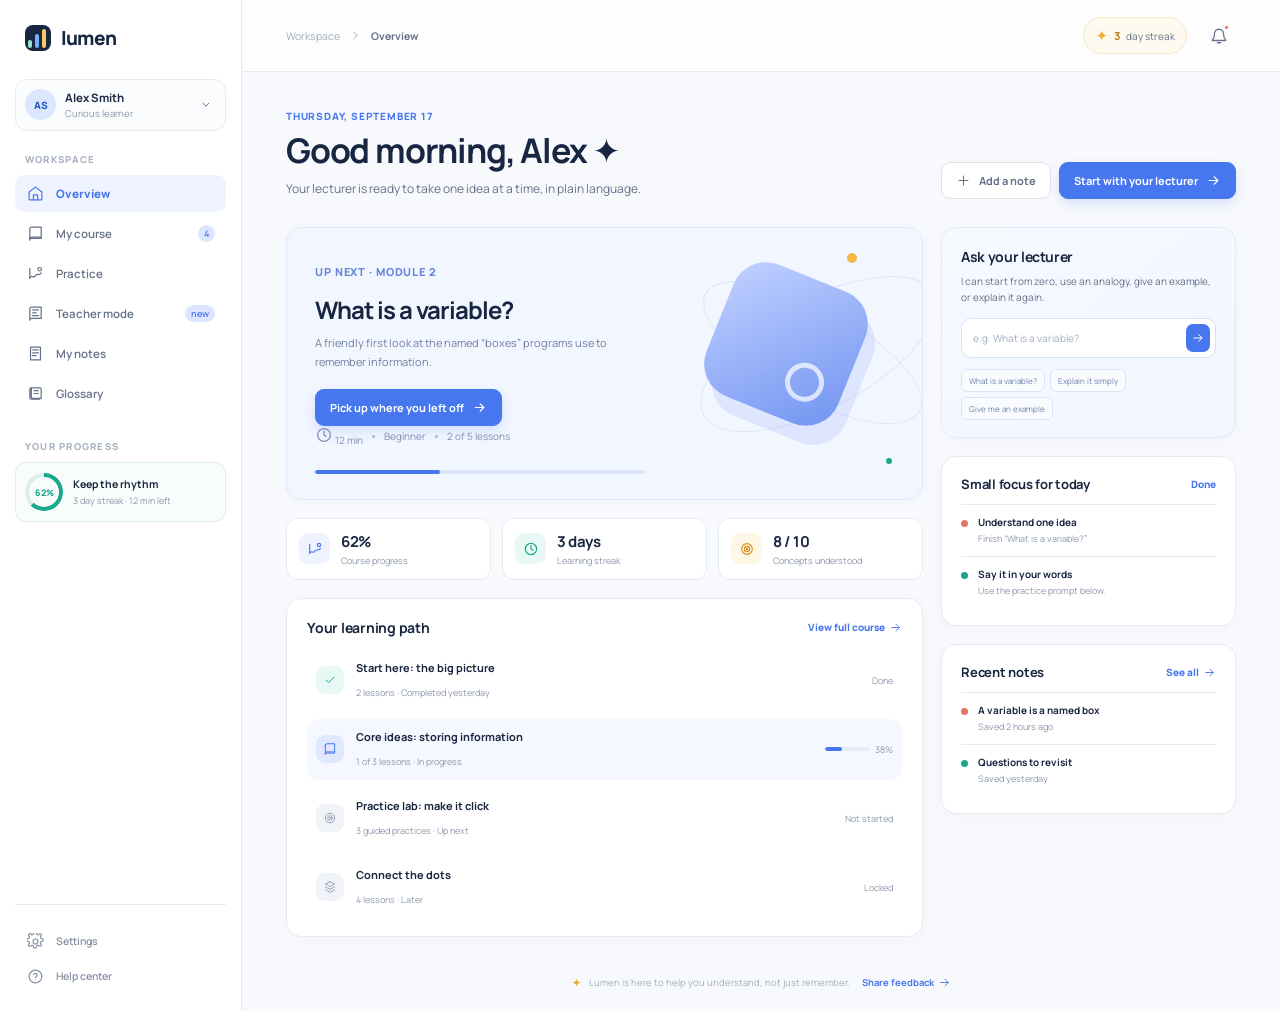
<file: index.html>
<!doctype html>
<html lang="en">
  <head>
    <meta charset="UTF-8" />
    <meta name="viewport" content="width=device-width, initial-scale=1.0" />
    <meta name="theme-color" content="#f7f9fc" />
    <title>Lumen — learn with a guide</title>
    <link rel="stylesheet" href="styles.css" />
  </head>
  <body>
    <div class="app-shell">
      <aside class="sidebar" aria-label="Main navigation">
        <div class="brand-row">
          <div class="brand-mark" aria-hidden="true"><span></span><span></span><span></span></div>
          <span class="brand-name">lumen</span>
        </div>

        <div class="profile-chip">
          <div class="avatar">AS</div>
          <div class="profile-copy"><strong>Alex Smith</strong><span>Curious learner</span></div>
          <button class="icon-button tiny" aria-label="Open profile menu"><svg viewBox="0 0 24 24" aria-hidden="true"><path d="m7 9 5 5 5-5"/></svg></button>
        </div>

        <p class="nav-label">Workspace</p>
        <nav class="primary-nav">
          <button class="nav-item active" data-view="home"><span class="nav-icon"><svg viewBox="0 0 24 24" aria-hidden="true"><path d="m3 10 9-7 9 7v10a1 1 0 0 1-1 1H4a1 1 0 0 1-1-1V10Z"/><path d="M9 21v-7h6v7"/></svg></span><span>Overview</span></button>
          <button class="nav-item" data-view="course"><span class="nav-icon"><svg viewBox="0 0 24 24" aria-hidden="true"><path d="M4 5.5A2.5 2.5 0 0 1 6.5 3H20v16H6.5A2.5 2.5 0 0 0 4 21.5v-16Z"/><path d="M4 19.5A2.5 2.5 0 0 1 6.5 17H20"/></svg></span><span>My course</span><span class="nav-count">4</span></button>
          <button class="nav-item" data-view="practice"><span class="nav-icon"><svg viewBox="0 0 24 24" aria-hidden="true"><path d="M4 19V5"/><path d="M4 18c3-5 5 2 8-3s5 2 8-4"/><circle cx="18" cy="6" r="2.5"/></svg></span><span>Practice</span></button>
          <button class="nav-item" data-view="teacher"><span class="nav-icon"><svg viewBox="0 0 24 24" aria-hidden="true"><path d="M4 5.5A2.5 2.5 0 0 1 6.5 3H20v16H6.5A2.5 2.5 0 0 0 4 21.5v-16Z"/><path d="M8 7h8M8 11h5M8 15h8"/></svg></span><span>Teacher mode</span><span class="nav-count new-count">new</span></button>
          <button class="nav-item" data-view="notes"><span class="nav-icon"><svg viewBox="0 0 24 24" aria-hidden="true"><path d="M5 3h14v18H5z"/><path d="M8 7h8M8 11h8M8 15h5"/></svg></span><span>My notes</span></button>
          <button class="nav-item" data-view="glossary"><span class="nav-icon"><svg viewBox="0 0 24 24" aria-hidden="true"><path d="M6 4h12a2 2 0 0 1 2 2v13H8a2 2 0 0 1-2-2V4Z"/><path d="M6 17V4a2 2 0 0 0-2 2v12a2 2 0 0 0 2 2h12M10 8h6M10 12h6"/></svg></span><span>Glossary</span></button>
        </nav>

        <p class="nav-label lower-label">Your progress</p>
        <div class="sidebar-progress">
          <div class="progress-ring small-ring"><span>62%</span></div>
          <div><strong>Keep the rhythm</strong><p>3 day streak · 12 min left</p></div>
        </div>

        <div class="sidebar-bottom">
          <button class="nav-item quiet"><span class="nav-icon"><svg viewBox="0 0 24 24" aria-hidden="true"><path d="M12 15.5a3.5 3.5 0 1 0 0-7 3.5 3.5 0 0 0 0 7Z"/><path d="m19.4 15 .1.1a2 2 0 1 1-2.8 2.8l-.1-.1a2 2 0 0 0-3.4 1.4v.3a2 2 0 1 1-4 0v-.2A2 2 0 0 0 5.8 18l-.1.1a2 2 0 1 1-2.8-2.8L3 15.2A2 2 0 0 0 1.6 12h-.1a2 2 0 1 1 0-4h.2A2 2 0 0 0 3 4.6l-.1-.1A2 2 0 1 1 5.7 1.7l.1.1A2 2 0 0 0 9.2.4V.3a2 2 0 1 1 4 0v.2A2 2 0 0 0 16.6 2l.1-.1a2 2 0 1 1 2.8 2.8l-.1.1A2 2 0 0 0 20.8 8h.2a2 2 0 1 1 0 4h-.2a2 2 0 0 0-1.4 3Z"/></svg></span><span>Settings</span></button>
          <button class="nav-item quiet"><span class="nav-icon"><svg viewBox="0 0 24 24" aria-hidden="true"><circle cx="12" cy="12" r="9"/><path d="M9.6 9a2.5 2.5 0 0 1 4.8 1c0 1.7-2.4 2-2.4 3.3M12 16.6h.01"/></svg></span><span>Help center</span></button>
        </div>
      </aside>

      <main class="main-content">
        <header class="topbar">
          <div class="mobile-brand"><div class="brand-mark" aria-hidden="true"><span></span><span></span><span></span></div><span class="brand-name">lumen</span></div>
          <div class="breadcrumb" id="breadcrumb"><span>Workspace</span><svg viewBox="0 0 24 24" aria-hidden="true"><path d="m9 18 6-6-6-6"/></svg><strong>Overview</strong></div>
          <div class="top-actions">
            <button class="streak-pill" title="Your current streak"><span class="fire">✦</span><strong>3</strong><span>day streak</span></button>
            <button class="icon-button" aria-label="Notifications" id="notificationBtn"><svg viewBox="0 0 24 24" aria-hidden="true"><path d="M18 9a6 6 0 0 0-12 0c0 7-3 7-3 9h18c0-2-3-2-3-9ZM10 21h4"/></svg><i></i></button>
            <button class="mobile-menu icon-button" aria-label="Open navigation"><svg viewBox="0 0 24 24" aria-hidden="true"><path d="M4 6h16M4 12h16M4 18h16"/></svg></button>
          </div>
        </header>

        <div id="viewRoot"></div>

        <footer class="footer-note"><span class="sparkle">✦</span><span>Lumen is here to help you understand, not just remember.</span><button class="text-button" id="feedbackBtn">Share feedback <svg viewBox="0 0 24 24" aria-hidden="true"><path d="m5 12h14m-6-6 6 6-6 6"/></svg></button></footer>
      </main>
    </div>

    <div class="toast" id="toast" role="status" aria-live="polite"></div>
    <div class="modal-backdrop" id="modalBackdrop" aria-hidden="true">
      <section class="modal" role="dialog" aria-modal="true" aria-labelledby="modalTitle">
        <button class="modal-close icon-button" id="modalClose" aria-label="Close dialog"><svg viewBox="0 0 24 24" aria-hidden="true"><path d="m6 6 12 12M18 6 6 18"/></svg></button>
        <div id="modalContent"></div>
      </section>
    </div>
    <script src="app.js"></script>
  </body>
</html>
</file>
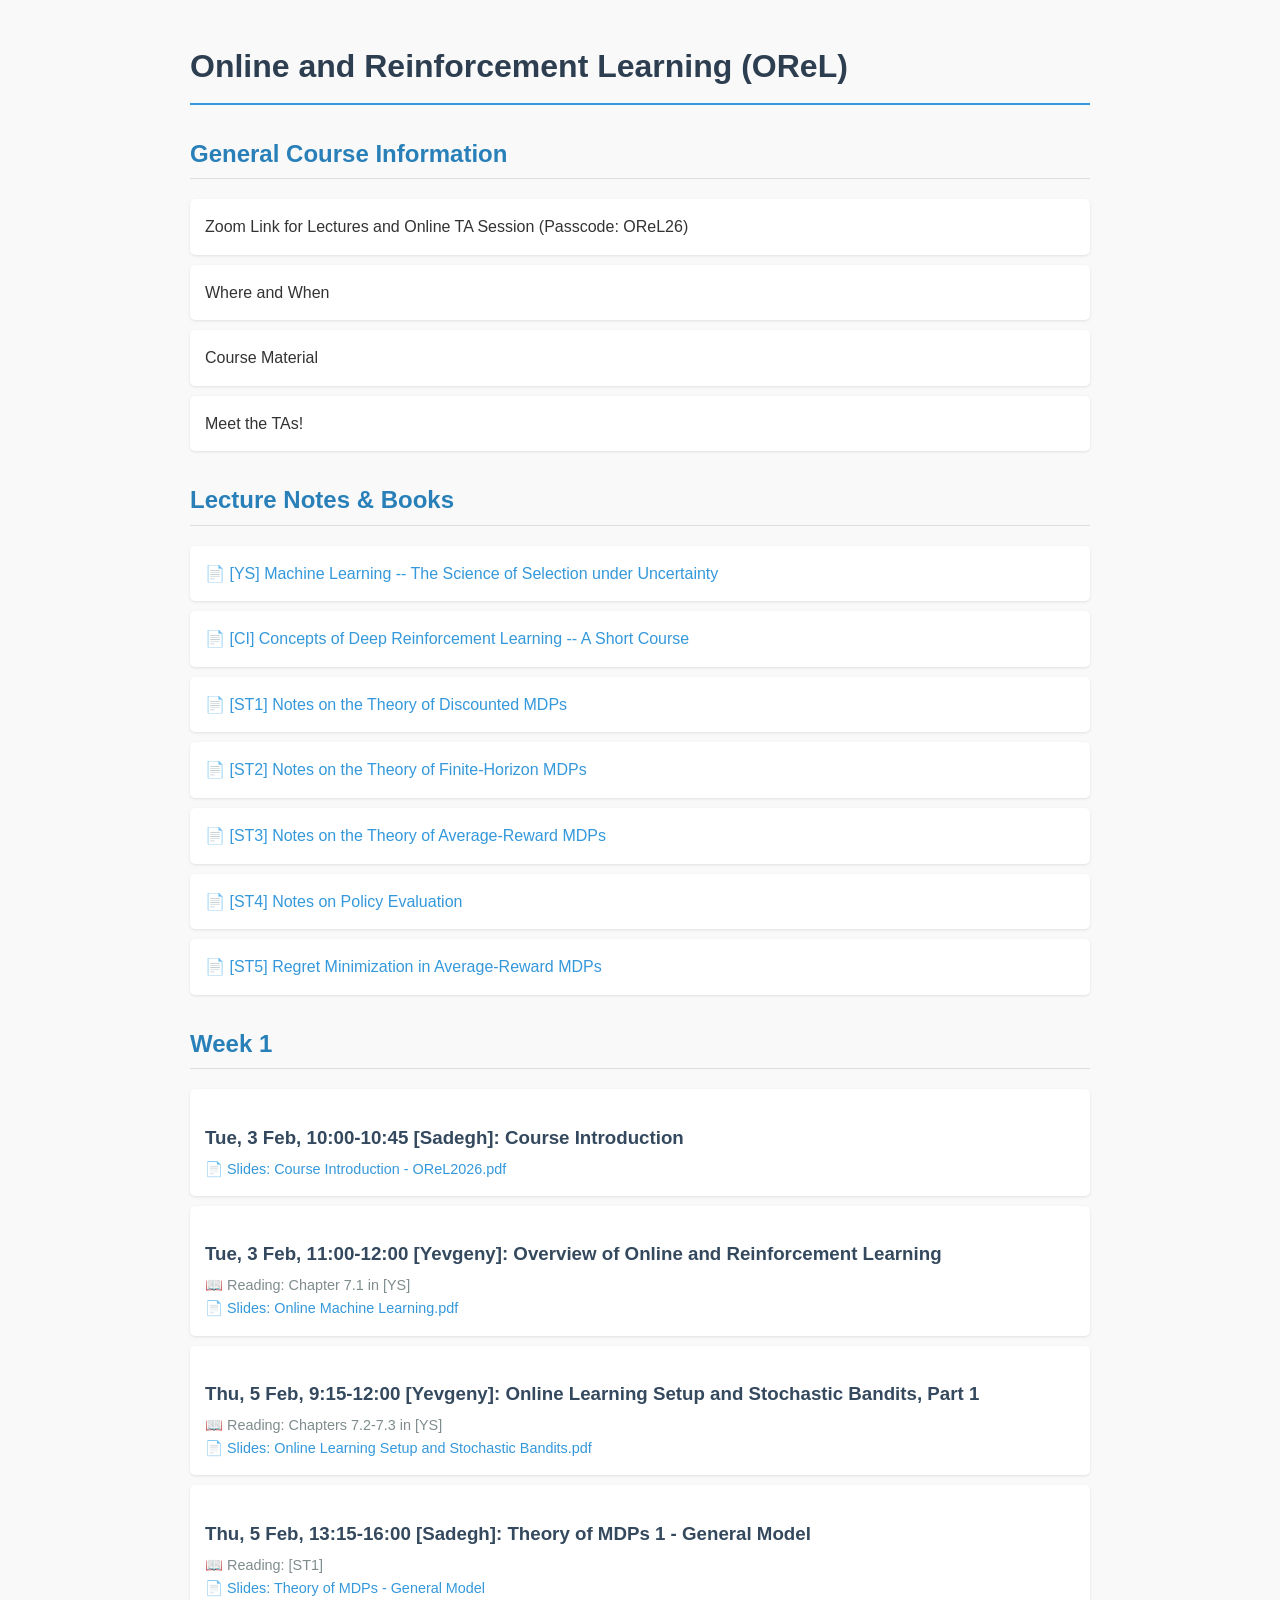
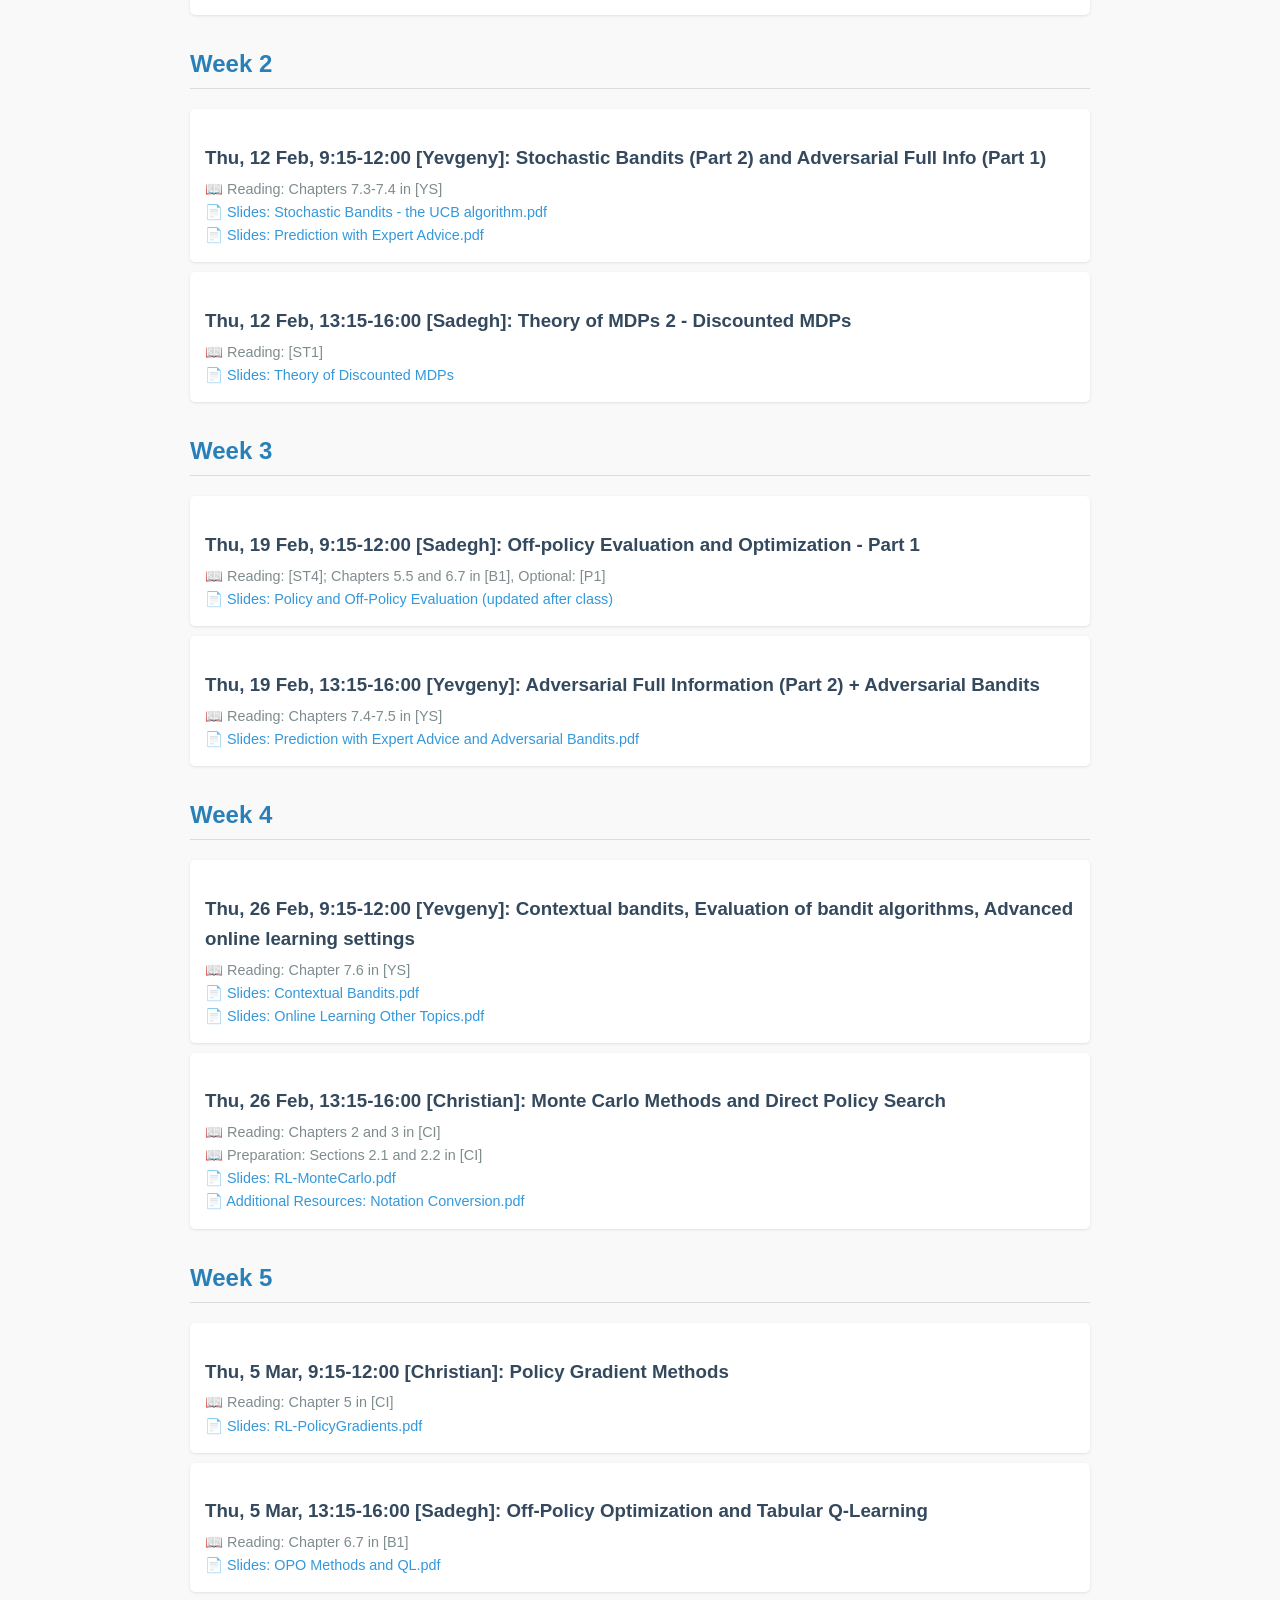
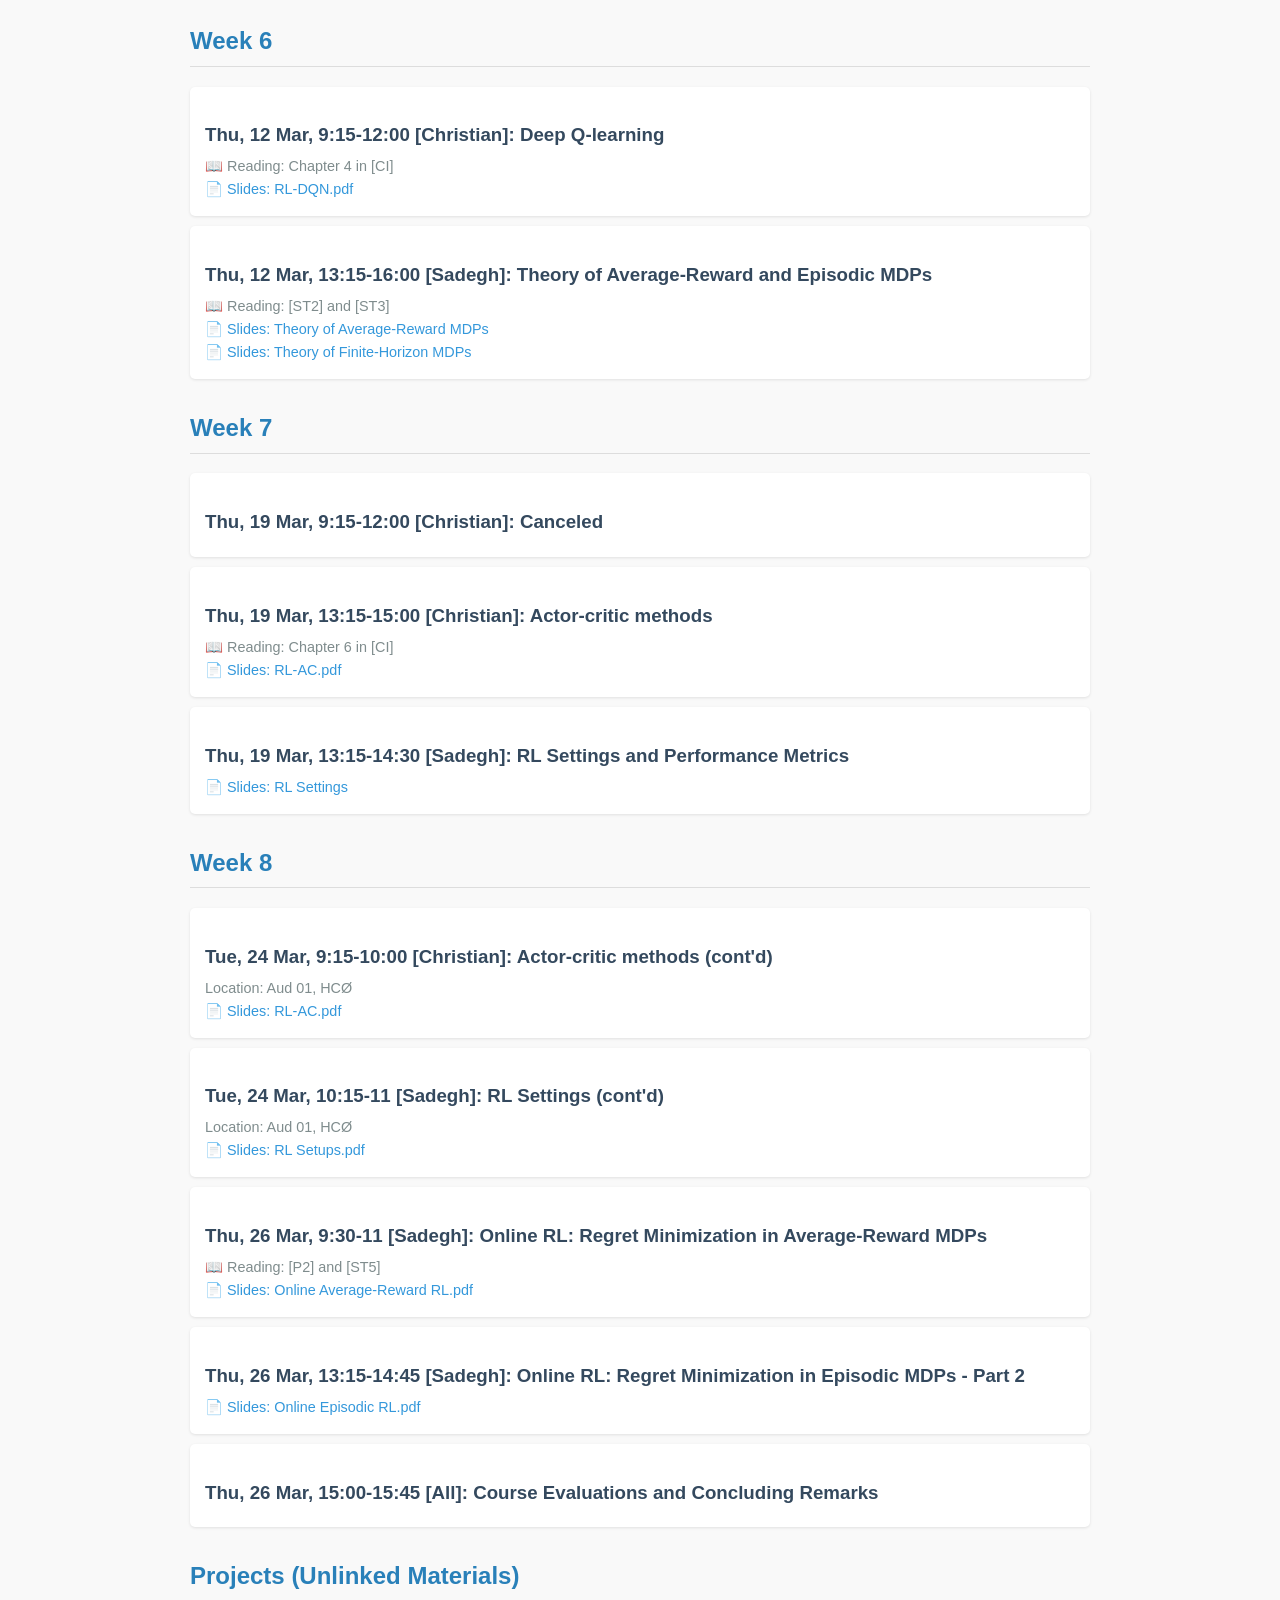
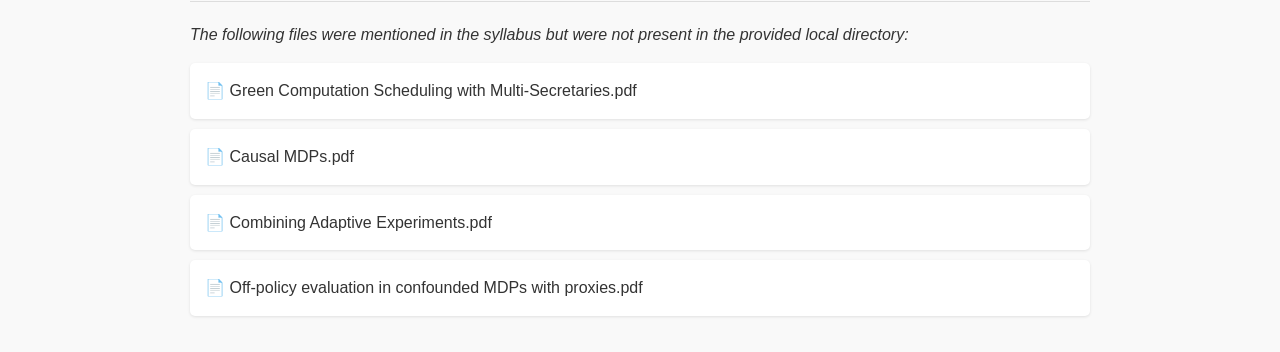
<file: OReL Material/OReL Material/coues_material.html>
<!DOCTYPE html>
<html lang="en">
<head>
    <meta charset="UTF-8">
    <meta name="viewport" content="width=device-width, initial-scale=1.0">
    <title>Online and Reinforcement Learning - Course Material</title>
    <style>
        body {
            font-family: -apple-system, BlinkMacSystemFont, "Segoe UI", Roboto, Helvetica, Arial, sans-serif;
            line-height: 1.6;
            color: #333;
            max-width: 900px;
            margin: 0 auto;
            padding: 20px;
            background-color: #f9f9f9;
        }
        h1 {
            color: #2c3e50;
            border-bottom: 2px solid #3498db;
            padding-bottom: 10px;
        }
        h2 {
            color: #2980b9;
            margin-top: 30px;
            border-bottom: 1px solid #ddd;
            padding-bottom: 5px;
        }
        h3 {
            color: #34495e;
            margin-bottom: 5px;
        }
        ul {
            list-style-type: none;
            padding-left: 0;
        }
        li {
            background-color: #fff;
            margin-bottom: 10px;
            padding: 15px;
            border-radius: 5px;
            box-shadow: 0 1px 3px rgba(0,0,0,0.1);
        }
        a {
            color: #3498db;
            text-decoration: none;
            font-weight: 500;
        }
        a:hover {
            text-decoration: underline;
            color: #2980b9;
        }
        .meta-info {
            font-size: 0.9em;
            color: #7f8c8d;
            margin-top: 5px;
        }
        .attachment::before {
            content: "📄 ";
        }
        .reading::before {
            content: "📖 ";
        }
    </style>
</head>
<body>

    <h1>Online and Reinforcement Learning (OReL)</h1>
    
    <h2>General Course Information</h2>
    <ul>
        <li>Zoom Link for Lectures and Online TA Session (Passcode: OReL26)</li>
        <li>Where and When</li>
        <li>Course Material</li>
        <li>Meet the TAs!</li>
    </ul>

    <h2>Lecture Notes & Books</h2>
    <ul>
        <li><a class="attachment" href="YS Machine Learning The Science of Selection ....pdf">[YS] Machine Learning -- The Science of Selection under Uncertainty</a></li>
        <li><a class="attachment" href="Deep_Reinforcement_Learning.pdf">[CI] Concepts of Deep Reinforcement Learning -- A Short Course</a></li>
        <li><a class="attachment" href="Notes on Theory of Discounted MDPs.pdf">[ST1] Notes on the Theory of Discounted MDPs</a></li>
        <li><a class="attachment" href="Notes on Theory of Finite-Horizon MDPs.pdf">[ST2] Notes on the Theory of Finite-Horizon MDPs</a></li>
        <li><a class="attachment" href="Notes on Theory of Average-Reward MDPs.pdf">[ST3] Notes on the Theory of Average-Reward MDPs</a></li>
        <li><a class="attachment" href="Notes on Policy Evaluation.pdf">[ST4] Notes on Policy Evaluation</a></li>
        <li><a class="attachment" href="Online Average-Reward RL.pdf">[ST5] Regret Minimization in Average-Reward MDPs</a></li>
    </ul>

    <h2>Week 1</h2>
    <ul>
        <li>
            <h3>Tue, 3 Feb, 10:00-10:45 [Sadegh]: Course Introduction</h3>
            <div class="meta-info"><a class="attachment" href="Course Introduction - OReL2026.pdf">Slides: Course Introduction - OReL2026.pdf</a></div>
        </li>
        <li>
            <h3>Tue, 3 Feb, 11:00-12:00 [Yevgeny]: Overview of Online and Reinforcement Learning</h3>
            <div class="meta-info"><span class="reading">Reading: Chapter 7.1 in [YS]</span><br>
            <a class="attachment" href="Online Machine Learning.pdf">Slides: Online Machine Learning.pdf</a></div>
        </li>
        <li>
            <h3>Thu, 5 Feb, 9:15-12:00 [Yevgeny]: Online Learning Setup and Stochastic Bandits, Part 1</h3>
            <div class="meta-info"><span class="reading">Reading: Chapters 7.2-7.3 in [YS]</span><br>
            <a class="attachment" href="Online Learning Setup and Stochastic Bandits.pdf">Slides: Online Learning Setup and Stochastic Bandits.pdf</a></div>
        </li>
        <li>
            <h3>Thu, 5 Feb, 13:15-16:00 [Sadegh]: Theory of MDPs 1 - General Model</h3>
            <div class="meta-info"><span class="reading">Reading: [ST1]</span><br>
            <a class="attachment" href="MDP-general model.pdf">Slides: Theory of MDPs - General Model</a></div>
        </li>
    </ul>

    <h2>Week 2</h2>
    <ul>
        <li>
            <h3>Thu, 12 Feb, 9:15-12:00 [Yevgeny]: Stochastic Bandits (Part 2) and Adversarial Full Info (Part 1)</h3>
            <div class="meta-info"><span class="reading">Reading: Chapters 7.3-7.4 in [YS]</span><br>
            <a class="attachment" href="Stochastic Bandits - the UCB algorithm.pdf">Slides: Stochastic Bandits - the UCB algorithm.pdf</a><br>
            <a class="attachment" href="Prediction with Expert Advice.pdf">Slides: Prediction with Expert Advice.pdf</a></div>
        </li>
        <li>
            <h3>Thu, 12 Feb, 13:15-16:00 [Sadegh]: Theory of MDPs 2 - Discounted MDPs</h3>
            <div class="meta-info"><span class="reading">Reading: [ST1]</span><br>
            <a class="attachment" href="MDP-Discounted-compressed.pdf">Slides: Theory of Discounted MDPs</a></div>
        </li>
    </ul>

    <h2>Week 3</h2>
    <ul>
        <li>
            <h3>Thu, 19 Feb, 9:15-12:00 [Sadegh]: Off-policy Evaluation and Optimization - Part 1</h3>
            <div class="meta-info"><span class="reading">Reading: [ST4]; Chapters 5.5 and 6.7 in [B1], Optional: [P1]</span><br>
            <a class="attachment" href="OPE.pdf">Slides: Policy and Off-Policy Evaluation (updated after class)</a></div>
        </li>
        <li>
            <h3>Thu, 19 Feb, 13:15-16:00 [Yevgeny]: Adversarial Full Information (Part 2) + Adversarial Bandits</h3>
            <div class="meta-info"><span class="reading">Reading: Chapters 7.4-7.5 in [YS]</span><br>
            <a class="attachment" href="Prediction with Expert Advice and Adversarial Bandits.pdf">Slides: Prediction with Expert Advice and Adversarial Bandits.pdf</a></div>
        </li>
    </ul>

    <h2>Week 4</h2>
    <ul>
        <li>
            <h3>Thu, 26 Feb, 9:15-12:00 [Yevgeny]: Contextual bandits, Evaluation of bandit algorithms, Advanced online learning settings</h3>
            <div class="meta-info"><span class="reading">Reading: Chapter 7.6 in [YS]</span><br>
            <a class="attachment" href="Contextual Bandits.pdf">Slides: Contextual Bandits.pdf</a><br>
            <a class="attachment" href="Online Learning Other Topics.pdf">Slides: Online Learning Other Topics.pdf</a></div>
        </li>
        <li>
            <h3>Thu, 26 Feb, 13:15-16:00 [Christian]: Monte Carlo Methods and Direct Policy Search</h3>
            <div class="meta-info"><span class="reading">Reading: Chapters 2 and 3 in [CI]</span><br>
            <span class="reading">Preparation: Sections 2.1 and 2.2 in [CI]</span><br>
            <a class="attachment" href="RL-MonteCarlo.pdf">Slides: RL-MonteCarlo.pdf</a><br>
            <a class="attachment" href="Notation Conversion.pdf">Additional Resources: Notation Conversion.pdf</a></div>
        </li>
    </ul>

    <h2>Week 5</h2>
    <ul>
        <li>
            <h3>Thu, 5 Mar, 9:15-12:00 [Christian]: Policy Gradient Methods</h3>
            <div class="meta-info"><span class="reading">Reading: Chapter 5 in [CI]</span><br>
            <a class="attachment" href="RL-PolicyGradients.pdf">Slides: RL-PolicyGradients.pdf</a></div>
        </li>
        <li>
            <h3>Thu, 5 Mar, 13:15-16:00 [Sadegh]: Off-Policy Optimization and Tabular Q-Learning</h3>
            <div class="meta-info"><span class="reading">Reading: Chapter 6.7 in [B1]</span><br>
            <a class="attachment" href="OPO Methods and QL.pdf">Slides: OPO Methods and QL.pdf</a></div>
        </li>
    </ul>

    <h2>Week 6</h2>
    <ul>
        <li>
            <h3>Thu, 12 Mar, 9:15-12:00 [Christian]: Deep Q-learning</h3>
            <div class="meta-info"><span class="reading">Reading: Chapter 4 in [CI]</span><br>
            <a class="attachment" href="RL-DQN.pdf">Slides: RL-DQN.pdf</a></div>
        </li>
        <li>
            <h3>Thu, 12 Mar, 13:15-16:00 [Sadegh]: Theory of Average-Reward and Episodic MDPs</h3>
            <div class="meta-info"><span class="reading">Reading: [ST2] and [ST3]</span><br>
            <a class="attachment" href="MDP-AverageReward.pdf">Slides: Theory of Average-Reward MDPs</a><br>
            <a class="attachment" href="MDP-FH.pdf">Slides: Theory of Finite-Horizon MDPs</a></div>
        </li>
    </ul>

    <h2>Week 7</h2>
    <ul>
        <li>
            <h3>Thu, 19 Mar, 9:15-12:00 [Christian]: Canceled</h3>
        </li>
        <li>
            <h3>Thu, 19 Mar, 13:15-15:00 [Christian]: Actor-critic methods</h3>
            <div class="meta-info"><span class="reading">Reading: Chapter 6 in [CI]</span><br>
            <a class="attachment" href="RL-AC.pdf">Slides: RL-AC.pdf</a></div>
        </li>
        <li>
            <h3>Thu, 19 Mar, 13:15-14:30 [Sadegh]: RL Settings and Performance Metrics</h3>
            <div class="meta-info">
            <a class="attachment" href="RL Setups.pdf">Slides: RL Settings</a></div>
        </li>
    </ul>

    <h2>Week 8</h2>
    <ul>
        <li>
            <h3>Tue, 24 Mar, 9:15-10:00 [Christian]: Actor-critic methods (cont'd)</h3>
            <div class="meta-info">Location: Aud 01, HCØ<br>
            <a class="attachment" href="RL-AC.pdf">Slides: RL-AC.pdf</a></div>
        </li>
        <li>
            <h3>Tue, 24 Mar, 10:15-11 [Sadegh]: RL Settings (cont'd)</h3>
            <div class="meta-info">Location: Aud 01, HCØ<br>
            <a class="attachment" href="RL Setups.pdf">Slides: RL Setups.pdf</a></div>
        </li>
        <li>
            <h3>Thu, 26 Mar, 9:30-11 [Sadegh]: Online RL: Regret Minimization in Average-Reward MDPs</h3>
            <div class="meta-info"><span class="reading">Reading: [P2] and [ST5]</span><br>
            <a class="attachment" href="Online Average-Reward RL.pdf">Slides: Online Average-Reward RL.pdf</a></div>
        </li>
        <li>
            <h3>Thu, 26 Mar, 13:15-14:45 [Sadegh]: Online RL: Regret Minimization in Episodic MDPs - Part 2</h3>
            <div class="meta-info">
            <a class="attachment" href="Online Episodic RL.pdf">Slides: Online Episodic RL.pdf</a></div>
        </li>
        <li>
            <h3>Thu, 26 Mar, 15:00-15:45 [All]: Course Evaluations and Concluding Remarks</h3>
        </li>
    </ul>

    <h2>Projects (Unlinked Materials)</h2>
    <p><i>The following files were mentioned in the syllabus but were not present in the provided local directory:</i></p>
    <ul>
        <li class="attachment">Green Computation Scheduling with Multi-Secretaries.pdf</li>
        <li class="attachment">Causal MDPs.pdf</li>
        <li class="attachment">Combining Adaptive Experiments.pdf</li>
        <li class="attachment">Off-policy evaluation in confounded MDPs with proxies.pdf</li>
    </ul>

</body>
</html>
</file>
<file: styles.css>
@import url('https://fonts.googleapis.com/css2?family=DM+Mono:wght@400;500&family=Manrope:wght@400;500;600;700;800&display=swap');

:root {
  --ink: #1a2740;
  --ink-soft: #657189;
  --muted: #8c98ab;
  --line: #e6ebf2;
  --line-strong: #dce3ec;
  --paper: #ffffff;
  --canvas: #f7f9fc;
  --navy: #172641;
  --blue: #4777ef;
  --blue-soft: #eef3ff;
  --teal: #19a88d;
  --teal-soft: #e8f8f4;
  --yellow: #f5b949;
  --yellow-soft: #fff7e6;
  --coral: #e57564;
  --coral-soft: #fff0ed;
  --shadow: 0 13px 40px rgba(30, 48, 84, .07);
}

* { box-sizing: border-box; }
html { min-width: 320px; scroll-behavior: smooth; }
body { margin: 0; color: var(--ink); background: var(--canvas); font-family: 'Manrope', system-ui, -apple-system, BlinkMacSystemFont, 'Segoe UI', sans-serif; -webkit-font-smoothing: antialiased; }
button, input, textarea { font: inherit; }
button { color: inherit; }
button:focus-visible, input:focus-visible, textarea:focus-visible { outline: 3px solid rgba(71, 119, 239, .28); outline-offset: 2px; }
svg { width: 18px; height: 18px; fill: none; stroke: currentColor; stroke-linecap: round; stroke-linejoin: round; stroke-width: 1.7; }

.app-shell { display: flex; min-height: 100vh; }
.sidebar { width: 242px; min-width: 242px; border-right: 1px solid var(--line); background: var(--paper); padding: 25px 15px 18px; display: flex; flex-direction: column; }
.brand-row, .mobile-brand { display: flex; align-items: center; gap: 10px; }
.brand-row { padding: 0 10px; margin-bottom: 28px; }
.brand-mark { width: 26px; height: 26px; display: flex; align-items: end; gap: 3px; padding: 3px; border-radius: 8px; background: var(--navy); }
.brand-mark span { width: 4px; border-radius: 3px; background: #94e4d2; display: block; }
.brand-mark span:nth-child(1) { height: 8px; }
.brand-mark span:nth-child(2) { height: 14px; background: #70b0ff; }
.brand-mark span:nth-child(3) { height: 19px; background: #ffc85a; }
.brand-name { font-size: 19px; font-weight: 800; letter-spacing: -.8px; color: var(--navy); }
.profile-chip { display: flex; align-items: center; gap: 9px; padding: 9px 9px 10px; margin-bottom: 22px; border: 1px solid var(--line); border-radius: 12px; background: #fbfcfe; }
.avatar { display: grid; place-items: center; flex: 0 0 31px; height: 31px; border-radius: 50%; color: #2655b9; font-size: 10px; font-weight: 800; background: #dbe7ff; }
.profile-copy { display: grid; gap: 2px; flex: 1; min-width: 0; }
.profile-copy strong { font-size: 11.5px; white-space: nowrap; }
.profile-copy span { color: var(--muted); font-size: 9.5px; }
.icon-button { width: 35px; height: 35px; display: inline-grid; place-items: center; padding: 0; border: 1px solid var(--line); border-radius: 10px; color: var(--ink-soft); background: var(--paper); cursor: pointer; transition: .2s ease; }
.icon-button:hover { color: var(--blue); border-color: #b9caf2; background: var(--blue-soft); }
.icon-button.tiny { width: 21px; height: 21px; border: 0; background: transparent; }
.icon-button.tiny svg { width: 14px; }
.nav-label { margin: 0 10px 9px; color: #a7b0bf; font-size: 9.5px; font-weight: 800; letter-spacing: .13em; text-transform: uppercase; }
.lower-label { margin-top: 28px; }
.primary-nav { display: grid; gap: 3px; }
.nav-item { width: 100%; display: flex; align-items: center; gap: 11px; border: 0; border-radius: 9px; padding: 10px 11px; background: transparent; color: var(--ink-soft); cursor: pointer; font-size: 11.5px; font-weight: 600; text-align: left; transition: .2s ease; }
.nav-item:hover { color: var(--ink); background: #f4f7fb; }
.nav-item.active { color: var(--blue); background: var(--blue-soft); font-weight: 800; }
.nav-icon { display: inline-grid; place-items: center; width: 19px; color: currentColor; }
.nav-icon svg { width: 17px; height: 17px; }
.nav-count { margin-left: auto; padding: 2px 6px; border-radius: 100px; color: var(--blue); background: #dce7ff; font-size: 9px; }
.sidebar-progress { display: flex; align-items: center; gap: 10px; padding: 10px 9px; border: 1px solid #e0eee9; border-radius: 11px; background: #f8fcfb; }
.sidebar-progress strong { display: block; margin-bottom: 3px; font-size: 10.5px; }
.sidebar-progress p { margin: 0; color: var(--muted); font-size: 9px; }
.progress-ring { display: grid; place-items: center; flex: 0 0 auto; border-radius: 50%; background: conic-gradient(var(--teal) 62%, #dceee9 0); position: relative; }
.progress-ring::after { content: ''; position: absolute; inset: 4px; border-radius: 50%; background: #f8fcfb; }
.progress-ring span { z-index: 1; color: var(--teal); font-size: 9px; font-weight: 800; }
.small-ring { width: 38px; height: 38px; }
.sidebar-bottom { display: grid; gap: 2px; margin-top: auto; padding-top: 20px; border-top: 1px solid var(--line); }
.nav-item.quiet { padding-block: 8px; color: #8792a5; font-size: 10.5px; }

.main-content { min-width: 0; flex: 1; }
.topbar { height: 72px; padding: 0 44px; border-bottom: 1px solid var(--line); background: rgba(255,255,255,.74); display: flex; align-items: center; justify-content: space-between; }
.mobile-brand { display: none; }
.breadcrumb { display: flex; align-items: center; gap: 9px; color: #a0abba; font-size: 10.5px; }
.breadcrumb svg { width: 13px; height: 13px; }
.breadcrumb strong { color: var(--ink-soft); font-weight: 700; }
.top-actions { display: flex; align-items: center; gap: 14px; }
.streak-pill { display: flex; align-items: center; gap: 6px; padding: 7px 11px; border: 1px solid #f5e6c4; border-radius: 100px; color: var(--ink-soft); background: #fffaf0; font-size: 10px; cursor: pointer; }
.streak-pill strong { color: #bc7a14; font-size: 11px; }
.fire { color: #edae36; font-size: 15px; }
.top-actions .icon-button { position: relative; border: 0; background: transparent; }
.top-actions .icon-button i { position: absolute; top: 7px; right: 7px; width: 5px; height: 5px; border-radius: 50%; border: 1.5px solid var(--paper); background: var(--coral); }
.mobile-menu { display: none !important; }

#viewRoot { width: 100%; max-width: 1450px; margin: 0 auto; padding: 37px 44px 10px; }
.page-head { display: flex; align-items: end; justify-content: space-between; gap: 20px; margin-bottom: 28px; }
.eyebrow { margin: 0 0 8px; color: var(--blue); font-size: 10px; font-weight: 800; letter-spacing: .08em; text-transform: uppercase; }
h1 { margin: 0; color: var(--navy); font-size: clamp(26px, 3vw, 34px); letter-spacing: -1.2px; line-height: 1.15; }
.subhead { margin: 9px 0 0; color: var(--ink-soft); font-size: 12px; line-height: 1.7; }
.page-actions { display: flex; gap: 8px; }
.btn { display: inline-flex; align-items: center; justify-content: center; gap: 8px; padding: 10px 14px; border: 1px solid var(--line-strong); border-radius: 9px; color: var(--ink-soft); background: var(--paper); cursor: pointer; font-size: 11px; font-weight: 700; transition: .2s ease; }
.btn svg { width: 15px; height: 15px; }
.btn:hover { border-color: #b9caf2; color: var(--blue); background: var(--blue-soft); }
.btn.primary { color: #fff; border-color: var(--blue); background: var(--blue); box-shadow: 0 5px 12px rgba(71,119,239,.18); }
.btn.primary:hover { border-color: #3563d3; background: #3563d3; color: #fff; }
.btn.teal { color: #fff; border-color: var(--teal); background: var(--teal); }
.btn.small { padding: 8px 11px; font-size: 10px; }

.dashboard-grid { display: grid; grid-template-columns: minmax(0, 1fr) 295px; gap: 18px; align-items: start; }
.main-column, .side-column { min-width: 0; display: grid; gap: 18px; }
.panel { border: 1px solid var(--line); border-radius: 15px; background: var(--paper); box-shadow: 0 3px 14px rgba(30, 48, 84, .025); }
.continue-card { min-height: 235px; display: flex; position: relative; overflow: hidden; padding: 25px 28px; background: #f2f6ff; border-color: #e0e9fc; }
.continue-copy { position: relative; z-index: 1; max-width: 57%; }
.continue-copy .eyebrow { color: #6686d5; margin-bottom: 14px; }
.continue-copy h2 { max-width: 390px; margin: 0; color: var(--navy); font-size: 24px; letter-spacing: -1px; line-height: 1.2; }
.continue-copy p { max-width: 370px; margin: 10px 0 18px; color: #7180a0; font-size: 11px; line-height: 1.65; }
.lesson-meta { display: flex; flex-wrap: wrap; align-items: center; gap: 9px; color: #8090b3; font-size: 10px; }
.lesson-meta .dot { width: 3px; height: 3px; border-radius: 50%; background: #aab8d4; }
.continue-art { position: absolute; right: 0; top: 0; bottom: 0; width: 40%; overflow: hidden; }
.continue-art .orbit { position: absolute; border: 1px solid rgba(92, 131, 215, .14); border-radius: 50%; transform: rotate(-28deg); }
.orbit.one { width: 260px; height: 110px; right: -26px; top: 71px; }
.orbit.two { width: 245px; height: 91px; right: -13px; top: 79px; transform: rotate(29deg); }
.continue-art .shape { position: absolute; width: 142px; height: 142px; top: 45px; right: 65px; border-radius: 35px; background: linear-gradient(135deg, #b7caff 8%, #688df1 100%); opacity: .93; transform: rotate(22deg); box-shadow: 14px 15px 0 rgba(152, 177, 250, .24); }
.continue-art .shape::after { content: ''; position: absolute; width: 29px; height: 29px; right: 20px; bottom: 23px; border: 5px solid #f2f6ff; border-radius: 50%; opacity: .8; }
.continue-art .dot { position: absolute; border-radius: 50%; background: var(--yellow); }
.continue-art .dot.a { width: 10px; height: 10px; top: 25px; right: 65px; }
.continue-art .dot.b { width: 6px; height: 6px; bottom: 35px; right: 30px; background: var(--teal); }
.progress-bar { height: 4px; margin-top: 23px; overflow: hidden; border-radius: 9px; background: #dce6fb; }
.progress-bar span { display: block; width: 38%; height: 100%; border-radius: inherit; background: var(--blue); }

.section-heading { display: flex; align-items: center; justify-content: space-between; margin-bottom: 13px; }
.section-heading h2 { margin: 0; color: var(--navy); font-size: 14px; letter-spacing: -.25px; }
.section-heading .text-button { font-size: 10px; }
.text-button { display: inline-flex; align-items: center; gap: 4px; padding: 0; border: 0; color: var(--blue); background: transparent; cursor: pointer; font-size: 10px; font-weight: 800; }
.text-button:hover { color: #254da9; }
.text-button svg { width: 13px; height: 13px; }
.stat-row { display: grid; grid-template-columns: repeat(3, 1fr); gap: 11px; }
.stat-card { display: flex; align-items: center; gap: 11px; padding: 12px; border: 1px solid var(--line); border-radius: 12px; background: var(--paper); }
.stat-icon { width: 31px; height: 31px; display: grid; place-items: center; flex: 0 0 auto; border-radius: 9px; color: var(--blue); background: var(--blue-soft); }
.stat-icon svg { width: 16px; height: 16px; }
.stat-card:nth-child(2) .stat-icon { color: var(--teal); background: var(--teal-soft); }
.stat-card:nth-child(3) .stat-icon { color: #d69121; background: var(--yellow-soft); }
.stat-card strong { display: block; font-size: 15px; letter-spacing: -.4px; }
.stat-card span { display: block; margin-top: 2px; color: var(--muted); font-size: 9px; }

.path-panel { padding: 19px 20px 18px; }
.module-list { display: grid; gap: 8px; }
.module-row { display: flex; align-items: center; gap: 12px; padding: 10px 9px; border-radius: 11px; transition: .2s ease; cursor: pointer; }
.module-row:hover { background: #f7f9fc; }
.module-row.current { background: #f6f8ff; }
.module-marker { width: 28px; height: 28px; display: grid; place-items: center; flex: 0 0 auto; border-radius: 9px; color: #98a4b8; background: #f0f3f7; }
.module-marker svg { width: 14px; height: 14px; }
.module-row.complete .module-marker { color: var(--teal); background: var(--teal-soft); }
.module-row.current .module-marker { color: var(--blue); background: #dfe8ff; }
.module-info { min-width: 0; flex: 1; }
.module-info strong { display: block; margin-bottom: 4px; font-size: 11px; }
.module-info span { color: var(--muted); font-size: 9px; }
.module-state { display: flex; align-items: center; gap: 5px; color: var(--muted); font-size: 9px; }
.module-state .mini-line { width: 45px; height: 4px; overflow: hidden; border-radius: 5px; background: #e8edf4; }
.module-state .mini-line span { display: block; height: 100%; border-radius: inherit; background: var(--blue); }

.ask-card { padding: 19px 19px 17px; border-color: #e2e9fa; background: linear-gradient(145deg, #f7f9ff, #f1f6ff); }
.ask-card h2 { margin: 0; font-size: 14px; letter-spacing: -.35px; }
.ask-card p { margin: 7px 0 13px; color: var(--ink-soft); font-size: 10px; line-height: 1.6; }
.ask-form { display: flex; align-items: center; gap: 7px; padding: 5px 5px 5px 11px; border: 1px solid #d8e2f7; border-radius: 10px; background: var(--paper); }
.ask-form input { width: 100%; min-width: 0; padding: 4px 0; border: 0; outline: 0; color: var(--ink); background: transparent; font-size: 10px; }
.ask-form input::placeholder { color: #a0acc1; }
.ask-form button { width: 28px; height: 28px; display: grid; place-items: center; padding: 0; border: 0; border-radius: 7px; color: #fff; background: var(--blue); cursor: pointer; }
.ask-form button svg { width: 14px; height: 14px; }
.suggested { display: flex; flex-wrap: wrap; gap: 5px; margin-top: 11px; }
.suggested button { padding: 5px 7px; border: 1px solid #dbe4f7; border-radius: 6px; color: #6980ae; background: rgba(255,255,255,.5); cursor: pointer; font-size: 8px; }
.suggested button:hover { border-color: #b9caf2; color: var(--blue); }

.focus-panel { padding: 18px 19px; }
.focus-panel .section-heading { margin-bottom: 11px; }
.focus-panel .section-heading h2 { font-size: 13px; }
.focus-item { display: flex; gap: 10px; padding: 10px 0; border-top: 1px solid var(--line); }
.focus-item:first-of-type { border-top: 0; }
.focus-bullet { width: 7px; height: 7px; flex: 0 0 auto; margin-top: 5px; border-radius: 50%; background: var(--coral); }
.focus-item:nth-of-type(3) .focus-bullet { background: var(--teal); }
.focus-item strong { display: block; font-size: 10px; }
.focus-item p { margin: 3px 0 0; color: var(--muted); font-size: 9px; line-height: 1.5; }

.footer-note { display: flex; align-items: center; justify-content: center; gap: 7px; margin: 27px 0 20px; color: #a4afbf; font-size: 9.5px; }
.sparkle { color: #e9ab35; font-size: 12px; }
.footer-note .text-button { margin-left: 6px; font-size: 9.5px; font-weight: 700; }

/* Course view */
.course-overview { display: grid; grid-template-columns: minmax(0, 1fr) 255px; gap: 18px; }
.course-hero { display: flex; flex-direction: column; justify-content: space-between; min-height: 183px; padding: 24px 27px; overflow: hidden; position: relative; background: var(--navy); border: 0; }
.course-hero::after { content: ''; position: absolute; width: 270px; height: 270px; top: -135px; right: -46px; border: 1px solid rgba(171, 199, 255, .15); border-radius: 50%; box-shadow: 0 0 0 28px rgba(171,199,255,.045), 0 0 0 57px rgba(171,199,255,.035); }
.course-hero h2 { position: relative; z-index: 1; max-width: 410px; margin: 0; color: #fff; font-size: 23px; letter-spacing: -.8px; }
.course-hero p { position: relative; z-index: 1; max-width: 440px; margin: 9px 0 0; color: #b0bdd4; font-size: 10.5px; line-height: 1.65; }
.course-hero .eyebrow { position: relative; z-index: 1; color: #a7c0ff; }
.course-hero .progress-bar { position: relative; z-index: 1; width: 225px; margin: 19px 0 0; background: #33425f; }
.course-hero .progress-bar span { width: 62%; background: #78d8c1; }
.course-hero .course-percent { position: absolute; z-index: 1; bottom: 25px; right: 27px; color: #a8b8d3; font-family: 'DM Mono', monospace; font-size: 11px; }
.course-stats { display: grid; gap: 9px; }
.course-stat { display: flex; align-items: center; justify-content: space-between; padding: 14px 15px; }
.course-stat span { color: var(--muted); font-size: 9.5px; }
.course-stat strong { display: block; margin-top: 3px; font-size: 14px; }
.course-stat svg { width: 17px; height: 17px; color: var(--blue); }
.course-stat:nth-child(2) svg { color: var(--teal); }
.course-map { margin-top: 18px; padding: 21px; }
.course-map .section-heading { margin-bottom: 18px; }
.map-module { position: relative; display: grid; grid-template-columns: 36px minmax(0,1fr) auto; align-items: center; gap: 13px; min-height: 75px; padding: 12px 14px; border-top: 1px solid var(--line); cursor: pointer; }
.map-module:first-of-type { border-top: 0; }
.map-module:hover { background: #fbfcfe; }
.map-number { width: 30px; height: 30px; display: grid; place-items: center; border-radius: 50%; color: #9da8b9; background: #f1f4f8; font-size: 10px; font-weight: 800; }
.map-module.done .map-number { color: var(--teal); background: var(--teal-soft); }
.map-module.active .map-number { color: var(--blue); background: var(--blue-soft); box-shadow: 0 0 0 4px #f3f6ff; }
.map-module strong { display: block; font-size: 11px; }
.map-module p { margin: 4px 0 0; color: var(--muted); font-size: 9px; }
.map-module .module-tag { padding: 5px 7px; border-radius: 6px; color: var(--muted); background: #f5f7fa; font-size: 8px; }
.map-module.done .module-tag { color: #238773; background: var(--teal-soft); }
.map-module.active .module-tag { color: var(--blue); background: var(--blue-soft); }

/* Practice */
.practice-grid { display: grid; grid-template-columns: minmax(0, 1fr) 295px; gap: 18px; align-items: start; }
.practice-intro { padding: 24px 26px; min-height: 151px; background: linear-gradient(120deg, #f0fbf8, #f7fcfb); border-color: #dff0eb; }
.practice-intro h2 { margin: 0; font-size: 20px; letter-spacing: -.7px; }
.practice-intro p { max-width: 510px; margin: 8px 0 17px; color: var(--ink-soft); font-size: 10.5px; line-height: 1.65; }
.practice-intro .session-badge { display: inline-flex; align-items: center; gap: 6px; color: #238773; font-size: 10px; font-weight: 800; }
.session-badge span { width: 7px; height: 7px; border-radius: 50%; background: var(--teal); }
.practice-list { padding: 19px 20px; }
.training-card { display: flex; gap: 13px; align-items: center; padding: 15px 5px; border-top: 1px solid var(--line); }
.training-card:first-of-type { border-top: 0; }
.training-icon { width: 38px; height: 38px; display: grid; place-items: center; flex: 0 0 auto; border-radius: 11px; color: var(--blue); background: var(--blue-soft); }
.training-card:nth-child(3) .training-icon { color: #d69121; background: var(--yellow-soft); }
.training-card:nth-child(4) .training-icon { color: var(--coral); background: var(--coral-soft); }
.training-icon svg { width: 18px; height: 18px; }
.training-copy { flex: 1; min-width: 0; }
.training-copy strong { display: block; font-size: 11px; }
.training-copy p { margin: 4px 0 0; color: var(--muted); font-size: 9px; }
.training-card .btn { white-space: nowrap; }
.practice-side { display: grid; gap: 18px; }
.week-card, .tip-card { padding: 19px; }
.week-card .section-heading { margin-bottom: 16px; }
.week-days { display: flex; justify-content: space-between; }
.week-day { display: grid; justify-items: center; gap: 7px; color: var(--muted); font-size: 8px; }
.week-day b { width: 25px; height: 25px; display: grid; place-items: center; border-radius: 50%; color: var(--ink-soft); background: #f2f4f8; font-size: 9px; }
.week-day.done b { color: #258b78; background: var(--teal-soft); }
.week-day.today b { color: #fff; background: var(--blue); box-shadow: 0 0 0 4px #e8eeff; }
.week-day.today { color: var(--blue); font-weight: 800; }
.tip-card { background: #fffaf0; border-color: #f7ebd0; }
.tip-card .tip-label { color: #d29120; font-size: 9px; font-weight: 800; text-transform: uppercase; letter-spacing: .1em; }
.tip-card p { margin: 9px 0 0; color: #806a45; font-size: 10px; line-height: 1.6; }

/* Teacher mode */
.teacher-layout { display: grid; grid-template-columns: minmax(0, 1fr) 295px; gap: 18px; align-items: start; }
.lecture-panel { overflow: hidden; }
.lecture-header { display: flex; align-items: center; gap: 10px; padding: 16px 21px; border-bottom: 1px solid var(--line); background: #fbfcfe; }
.lecturer-avatar { width: 34px; height: 34px; display: grid; place-items: center; flex: 0 0 auto; border-radius: 10px; color: #fff; background: var(--navy); font-size: 16px; }
.lecture-header strong { display: block; font-size: 11px; }.lecture-header span { display: block; margin-top: 2px; color: var(--muted); font-size: 9px; }
.live-dot { display: flex !important; align-items: center; gap: 5px; margin-left: auto; color: var(--teal) !important; font-size: 9px !important; }
.live-dot i { width: 6px; height: 6px; border-radius: 50%; background: var(--teal); }
.lecture-progress { height: 4px; overflow: hidden; background: #e9eef5; }.lecture-progress-fill { display: block; height: 100%; border-radius: inherit; background: var(--teal); transition: width .25s ease; }
.lecture-step { padding: 29px 31px 25px; }
.lecture-step .step-label { color: var(--teal); font-size: 9px; font-weight: 800; letter-spacing: .09em; text-transform: uppercase; }
.lecture-step h2 { max-width: 620px; margin: 9px 0 10px; color: var(--navy); font-size: 24px; letter-spacing: -.8px; }.lecture-step > p { max-width: 630px; margin: 0; color: var(--ink-soft); font-size: 11px; line-height: 1.8; }
.teacher-analogy { display: flex; gap: 12px; max-width: 640px; margin-top: 19px; padding: 16px; border: 1px solid #f3e5c8; border-radius: 11px; background: var(--yellow-soft); }.analogy-icon { width: 30px; height: 30px; display: grid; place-items: center; flex: 0 0 auto; border-radius: 8px; color: #b47b21; background: #ffedc3; }.analogy-icon svg { width: 15px; height: 15px; }.teacher-analogy strong { display: block; color: #a97018; font-size: 11px; }.teacher-analogy p { margin: 4px 0 0; color: #806a45; font-size: 10px; line-height: 1.6; }
.lecture-step .code-example { max-width: 640px; margin-top: 19px; }.lecture-step .code-example pre { min-height: 96px; }
.teacher-prompt { display: flex; align-items: start; gap: 8px; max-width: 640px; margin-top: 20px; padding: 11px 13px; border-radius: 8px; color: #5873a4; background: var(--blue-soft); }.teacher-prompt svg { width: 15px; height: 15px; flex: 0 0 auto; color: var(--blue); }.teacher-prompt p { margin: 0; font-size: 10px; line-height: 1.55; }
.teacher-response { display: block; width: 100%; max-width: 640px; min-height: 82px; resize: vertical; margin-top: 15px; padding: 11px; border: 1px solid #d5e4e0; border-radius: 8px; outline: 0; color: var(--ink); font-size: 10px; line-height: 1.6; }.teacher-response:focus { border-color: #82cdbd; box-shadow: 0 0 0 3px #e8f8f4; }
.lecture-controls { display: flex; align-items: center; justify-content: space-between; max-width: 640px; margin-top: 22px; }.lecture-note { color: var(--muted); font-size: 9px; }
.teacher-aside { display: grid; gap: 14px; }.teaching-method, .teacher-contract, .teacher-outcome { padding: 19px; }.teaching-method h2, .teacher-outcome h2 { margin: 0 0 15px; font-size: 13px; }.method-row { display: flex; gap: 9px; padding: 11px 0; border-top: 1px solid var(--line); }.method-row:first-of-type { border-top: 0; }.method-row > span { width: 19px; height: 19px; display: grid; place-items: center; flex: 0 0 auto; border-radius: 6px; color: var(--blue); background: var(--blue-soft); font-size: 9px; font-weight: 800; }.method-row strong { display: block; font-size: 10px; }.method-row p { margin: 3px 0 0; color: var(--muted); font-size: 9px; line-height: 1.5; }
.teacher-contract { border-color: #e2e9fa; background: #f7f9ff; }.teacher-contract .tip-label { color: var(--blue); font-size: 9px; font-weight: 800; letter-spacing: .1em; text-transform: uppercase; }.teacher-contract p { margin: 8px 0 11px; color: #6c7ea3; font-size: 10px; line-height: 1.6; }.teacher-contract .suggested { margin-top: 0; }.teacher-contract .suggested button { color: #6880ae; background: #fff; }
.teacher-outcome { border-color: #e0eee9; background: #f8fcfb; }.teacher-outcome h2 { color: #287d6e; }.teacher-outcome p { margin: 0; color: #5b847b; font-size: 10px; line-height: 1.65; }
.ask-lecturer-btn { width: 100%; margin-top: -4px; color: var(--blue); border-color: #dbe4f7; background: var(--blue-soft); }.ask-lecturer-btn:hover { color: #315bc4; background: #e4ecff; }

/* Notes and glossary */
.resource-layout { display: grid; grid-template-columns: minmax(0, 1fr) 295px; gap: 18px; align-items: start; }
.notes-panel { padding: 20px 21px; }
.notes-toolbar { display: flex; align-items: center; justify-content: space-between; gap: 12px; padding-bottom: 16px; border-bottom: 1px solid var(--line); }
.search-field { display: flex; align-items: center; gap: 7px; min-width: 190px; padding: 8px 10px; border: 1px solid var(--line); border-radius: 8px; color: var(--muted); background: #fbfcfe; }
.search-field svg { width: 14px; height: 14px; }
.search-field input { width: 100%; border: 0; outline: 0; background: transparent; color: var(--ink); font-size: 10px; }
.note-entry { padding: 18px 5px; border-bottom: 1px solid var(--line); cursor: pointer; }
.note-entry:last-child { border-bottom: 0; }
.note-entry:hover h3 { color: var(--blue); }
.note-entry .note-tag { display: inline-block; margin-bottom: 8px; padding: 4px 6px; border-radius: 5px; color: #6880aa; background: var(--blue-soft); font-size: 8px; font-weight: 800; }
.note-entry h3 { margin: 0; font-size: 13px; transition: .2s ease; }
.note-entry p { margin: 6px 0 0; color: var(--ink-soft); font-size: 10px; line-height: 1.65; }
.note-entry small { display: block; margin-top: 9px; color: var(--muted); font-size: 8px; }
.resource-side { display: grid; gap: 18px; }
.mini-card { padding: 18px 19px; }
.mini-card h2 { margin: 0; font-size: 13px; }
.mini-card p { color: var(--ink-soft); font-size: 10px; line-height: 1.6; }
.checklist { display: grid; gap: 9px; margin-top: 14px; }
.check-row { display: flex; gap: 8px; align-items: center; color: var(--ink-soft); font-size: 10px; }
.check-row i { width: 15px; height: 15px; display: grid; place-items: center; border: 1px solid var(--line-strong); border-radius: 4px; color: transparent; font-style: normal; }
.check-row.done i { border-color: #b8e6dc; color: var(--teal); background: var(--teal-soft); }
.glossary-list { display: grid; grid-template-columns: repeat(2, minmax(0,1fr)); gap: 10px; }
.term-card { min-height: 95px; padding: 15px; border: 1px solid var(--line); border-radius: 11px; background: #fff; cursor: pointer; transition: .2s ease; }
.term-card:hover { transform: translateY(-2px); border-color: #bdd0fa; box-shadow: var(--shadow); }
.term-card h3 { margin: 0; color: var(--navy); font-size: 12px; }
.term-card p { margin: 7px 0 0; color: var(--ink-soft); font-size: 9.5px; line-height: 1.55; }
.term-card .term-type { display: block; margin-top: 9px; color: #a0aabd; font-family: 'DM Mono', monospace; font-size: 8px; }

/* Lesson */
.lesson-page { max-width: 1050px; margin: 0 auto; }
.lesson-top { display: flex; align-items: center; justify-content: space-between; margin-bottom: 25px; }
.back-link { display: inline-flex; align-items: center; gap: 6px; border: 0; color: var(--ink-soft); background: transparent; cursor: pointer; font-size: 10px; font-weight: 700; }
.back-link:hover { color: var(--blue); }
.back-link svg { width: 14px; height: 14px; }
.lesson-progress { display: flex; align-items: center; gap: 9px; color: var(--muted); font-size: 9px; }
.lesson-progress .progress-bar { width: 105px; height: 5px; margin: 0; background: #e5eaf2; }
.lesson-progress .progress-bar span { width: 42%; }
.lesson-heading { max-width: 710px; margin: 0 auto 26px; }
.lesson-heading .eyebrow { color: var(--teal); }
.lesson-heading h1 { font-size: 31px; }
.lesson-heading .subhead { font-size: 12px; }
.lesson-layout { display: grid; grid-template-columns: minmax(0, 1fr) 245px; gap: 19px; align-items: start; }
.lesson-content { padding: 26px 30px 31px; }
.concept-callout { display: flex; gap: 13px; padding: 15px 16px; border: 1px solid #dae9ff; border-radius: 11px; background: #f5f8ff; }
.callout-icon { width: 29px; height: 29px; display: grid; place-items: center; flex: 0 0 auto; border-radius: 8px; color: var(--blue); background: #dce7ff; }
.callout-icon svg { width: 15px; height: 15px; }
.concept-callout strong { display: block; margin-bottom: 4px; color: #365da9; font-size: 11px; }
.concept-callout p { margin: 0; color: #6d80ac; font-size: 10px; line-height: 1.6; }
.lesson-content h2 { margin: 27px 0 9px; font-size: 18px; letter-spacing: -.5px; }
.lesson-content h3 { margin: 22px 0 8px; font-size: 13px; }
.lesson-content > p { margin: 0; color: var(--ink-soft); font-size: 11px; line-height: 1.8; }
.analogy-box { margin: 15px 0 20px; padding: 17px 18px; border-left: 3px solid var(--yellow); border-radius: 0 10px 10px 0; background: var(--yellow-soft); }
.analogy-box strong { color: #a97018; font-size: 11px; }
.analogy-box p { margin: 5px 0 0; color: #806a45; font-size: 10.5px; line-height: 1.65; }
.code-example { overflow: hidden; margin-top: 13px; border-radius: 10px; background: #1d2b44; }
.code-top { display: flex; align-items: center; gap: 5px; padding: 9px 12px; border-bottom: 1px solid #34445f; color: #92a0b8; font-size: 9px; }
.code-top i { width: 6px; height: 6px; border-radius: 50%; background: #ff7c69; }
.code-top i:nth-child(2) { background: #f5c05a; }
.code-top i:nth-child(3) { background: #73d5b8; margin-right: 4px; }
.code-example pre { margin: 0; padding: 16px; overflow-x: auto; color: #dce6fa; font-family: 'DM Mono', monospace; font-size: 10px; line-height: 1.8; }
.code-example .purple { color: #c5a8ff; }.code-example .green { color: #78d6ba; }.code-example .blue { color: #8eb7ff; }.code-example .orange { color: #f6c778; }
.guided-box { margin-top: 25px; padding: 20px; border: 1px solid #e0eee9; border-radius: 12px; background: #f8fcfb; }
.guided-box .step-label { color: var(--teal); font-size: 9px; font-weight: 800; letter-spacing: .09em; text-transform: uppercase; }
.guided-box h3 { margin: 7px 0 7px; font-size: 15px; }
.guided-box p { margin: 0; color: var(--ink-soft); font-size: 10px; line-height: 1.65; }
.choice-row { display: flex; flex-wrap: wrap; gap: 8px; margin-top: 14px; }
.choice { padding: 9px 12px; border: 1px solid #d6e7e2; border-radius: 8px; color: #568276; background: #fff; cursor: pointer; font-size: 10px; font-weight: 700; }
.choice:hover { border-color: #87cdbd; background: #effaf7; }
.choice.correct { border-color: #82d0be; color: #258773; background: #e5f8f3; }
.choice.wrong { border-color: #f2bbb1; color: #bb5a4a; background: #fff0ed; }
.feedback { display: none; gap: 8px; margin-top: 13px; padding: 10px; border-radius: 8px; color: #397b6e; background: #e6f7f3; font-size: 9.5px; line-height: 1.55; }
.feedback.visible { display: flex; }
.feedback svg { width: 14px; height: 14px; flex: 0 0 auto; }
.lesson-aside { display: grid; gap: 13px; }
.lesson-side-card { padding: 17px; }
.lesson-side-card h2 { margin: 0 0 13px; font-size: 12px; }
.contents-list { display: grid; gap: 11px; }
.contents-list li { display: flex; gap: 8px; align-items: start; color: var(--muted); font-size: 9.5px; line-height: 1.45; }
.contents-list { list-style: none; padding: 0; margin: 0; }
.contents-list li::before { content: ''; width: 5px; height: 5px; flex: 0 0 auto; margin-top: 4px; border-radius: 50%; background: #dce2eb; }
.contents-list li.active { color: var(--blue); font-weight: 800; }.contents-list li.active::before { background: var(--blue); }
.save-note { width: 100%; }
.hint-card { padding: 17px; border-color: #f4e4c5; background: #fffaf1; }
.hint-card strong { display: block; color: #b47b21; font-size: 10px; }
.hint-card p { margin: 6px 0 12px; color: #856f4a; font-size: 9px; line-height: 1.6; }
.lesson-next { display: flex; justify-content: flex-end; margin-top: 18px; }

/* modal / toast */
.modal-backdrop { position: fixed; inset: 0; z-index: 20; display: grid; place-items: center; padding: 20px; opacity: 0; visibility: hidden; background: rgba(18, 30, 51, .34); transition: .2s ease; }
.modal-backdrop.open { opacity: 1; visibility: visible; }
.modal { position: relative; width: min(500px, 100%); max-height: 90vh; overflow: auto; padding: 28px; border: 1px solid var(--line); border-radius: 16px; background: var(--paper); box-shadow: 0 22px 80px rgba(18, 30, 51, .2); transform: translateY(10px); transition: .2s ease; }
.modal-backdrop.open .modal { transform: translateY(0); }
.modal-close { position: absolute; top: 14px; right: 14px; border: 0; }
.modal h2 { margin: 0 35px 9px 0; font-size: 20px; letter-spacing: -.6px; }
.modal p { margin: 8px 0; color: var(--ink-soft); font-size: 11px; line-height: 1.7; }
.modal .modal-eyebrow { margin: 0 0 9px; color: var(--blue); font-size: 9px; font-weight: 800; letter-spacing: .11em; text-transform: uppercase; }
.modal textarea { width: 100%; min-height: 110px; resize: vertical; margin: 14px 0; padding: 11px; border: 1px solid var(--line-strong); border-radius: 9px; color: var(--ink); outline: none; font-size: 11px; line-height: 1.5; }
.modal textarea:focus { border-color: #9db7f6; box-shadow: 0 0 0 3px #edf2ff; }
.modal-actions { display: flex; justify-content: flex-end; gap: 8px; }
.toast { position: fixed; z-index: 30; left: 50%; bottom: 27px; padding: 11px 16px; border: 1px solid #d4e9e3; border-radius: 9px; color: #2e7769; background: #effaf7; box-shadow: var(--shadow); font-size: 10px; font-weight: 700; opacity: 0; pointer-events: none; transform: translate(-50%, 10px); transition: .25s ease; }
.toast.show { opacity: 1; transform: translate(-50%, 0); }
.empty-state { display: grid; place-items: center; min-height: 300px; padding: 30px; text-align: center; }
.empty-state .empty-icon { width: 48px; height: 48px; display: grid; place-items: center; margin-bottom: 14px; border-radius: 14px; color: var(--blue); background: var(--blue-soft); }
.empty-state h2 { margin: 0 0 7px; font-size: 17px; }.empty-state p { max-width: 340px; margin: 0 0 18px; color: var(--ink-soft); font-size: 10px; line-height: 1.6; }

@media (max-width: 1050px) {
  .sidebar { width: 214px; min-width: 214px; }
  .topbar, #viewRoot { padding-left: 28px; padding-right: 28px; }
  .dashboard-grid, .practice-grid, .resource-layout { grid-template-columns: minmax(0, 1fr) 255px; }
  .continue-copy { max-width: 64%; }
  .continue-art { width: 35%; opacity: .72; }
}
@media (max-width: 820px) {
  .sidebar { position: fixed; z-index: 15; inset: 0 auto 0 0; width: 245px; min-width: 245px; box-shadow: 12px 0 35px rgba(18,30,51,.14); transform: translateX(-105%); transition: transform .25s ease; }
  body.nav-open::after { content: ''; position: fixed; z-index: 10; inset: 0; background: rgba(18,30,51,.25); }
  body.nav-open .sidebar { transform: translateX(0); }
  .topbar { height: 64px; padding: 0 20px; }
  .mobile-brand { display: flex; }.breadcrumb { display: none; }
  .mobile-menu { display: inline-grid !important; }
  #viewRoot { padding: 29px 20px 10px; }
  .dashboard-grid, .practice-grid, .resource-layout, .course-overview, .lesson-layout, .teacher-layout { grid-template-columns: 1fr; }
  .side-column, .practice-side, .resource-side { grid-template-columns: repeat(2, minmax(0, 1fr)); }
  .ask-card { grid-column: 1 / -1; }.course-stats { grid-template-columns: repeat(3, 1fr); }.lesson-aside { grid-template-columns: repeat(2, minmax(0,1fr)); }
  .lesson-aside .hint-card { grid-column: 1 / -1; }
}
@media (max-width: 580px) {
  .top-actions { gap: 4px; }.streak-pill span:not(.fire), .streak-pill strong { display: none; }.streak-pill { padding: 5px 8px; border: 0; background: transparent; }
  #viewRoot { padding: 24px 15px 5px; }.page-head { display: block; margin-bottom: 21px; }.page-actions { margin-top: 14px; }
  h1 { font-size: 27px; }.subhead { font-size: 11px; }
  .continue-card { min-height: 286px; padding: 21px; }.continue-copy { max-width: 84%; }.continue-copy h2 { font-size: 21px; }.continue-art { width: 45%; top: auto; height: 125px; opacity: .5; }.continue-art .shape { width: 100px; height: 100px; top: 19px; right: 30px; border-radius: 26px; }.orbit.one { top: 61px; }.orbit.two { top: 63px; }
  .stat-row { gap: 7px; }.stat-card { display: block; padding: 10px; }.stat-icon { margin-bottom: 8px; }.stat-card strong { font-size: 14px; }.stat-card span { font-size: 8px; }
  .path-panel, .ask-card, .focus-panel { padding: 16px; }.module-state { display: none; }
  .side-column, .practice-side, .resource-side, .lesson-aside { grid-template-columns: 1fr; }.ask-card, .lesson-aside .hint-card { grid-column: auto; }
  .footer-note { flex-wrap: wrap; margin-top: 22px; }.footer-note .text-button { margin-left: 0; }
  .course-hero { min-height: 220px; padding: 21px; }.course-hero .course-percent { bottom: 22px; right: 21px; }.course-stats { grid-template-columns: 1fr; }.course-map { padding: 16px 10px; }.map-module { grid-template-columns: 30px minmax(0,1fr); padding-inline: 7px; }.map-module .module-tag { grid-column: 2; justify-self: start; margin-top: -5px; }
  .practice-intro { padding: 20px; }.practice-list { padding: 16px; }.training-card { align-items: start; }.training-card .btn { padding: 7px 8px; font-size: 9px; }
  .notes-toolbar { align-items: stretch; flex-direction: column; }.search-field { min-width: 0; }.glossary-list { grid-template-columns: 1fr; }
  .lesson-heading h1 { font-size: 27px; }.lesson-content { padding: 21px 18px 23px; }.lesson-top { margin-bottom: 21px; }.lesson-progress .progress-bar { width: 70px; }
  .lecture-step { padding: 23px 18px 21px; }.lecture-step h2 { font-size: 21px; }.lecture-header { padding-inline: 16px; }.lecture-note { display: none; }.lecture-controls { justify-content: flex-end; gap: 8px; }
}
</file>
